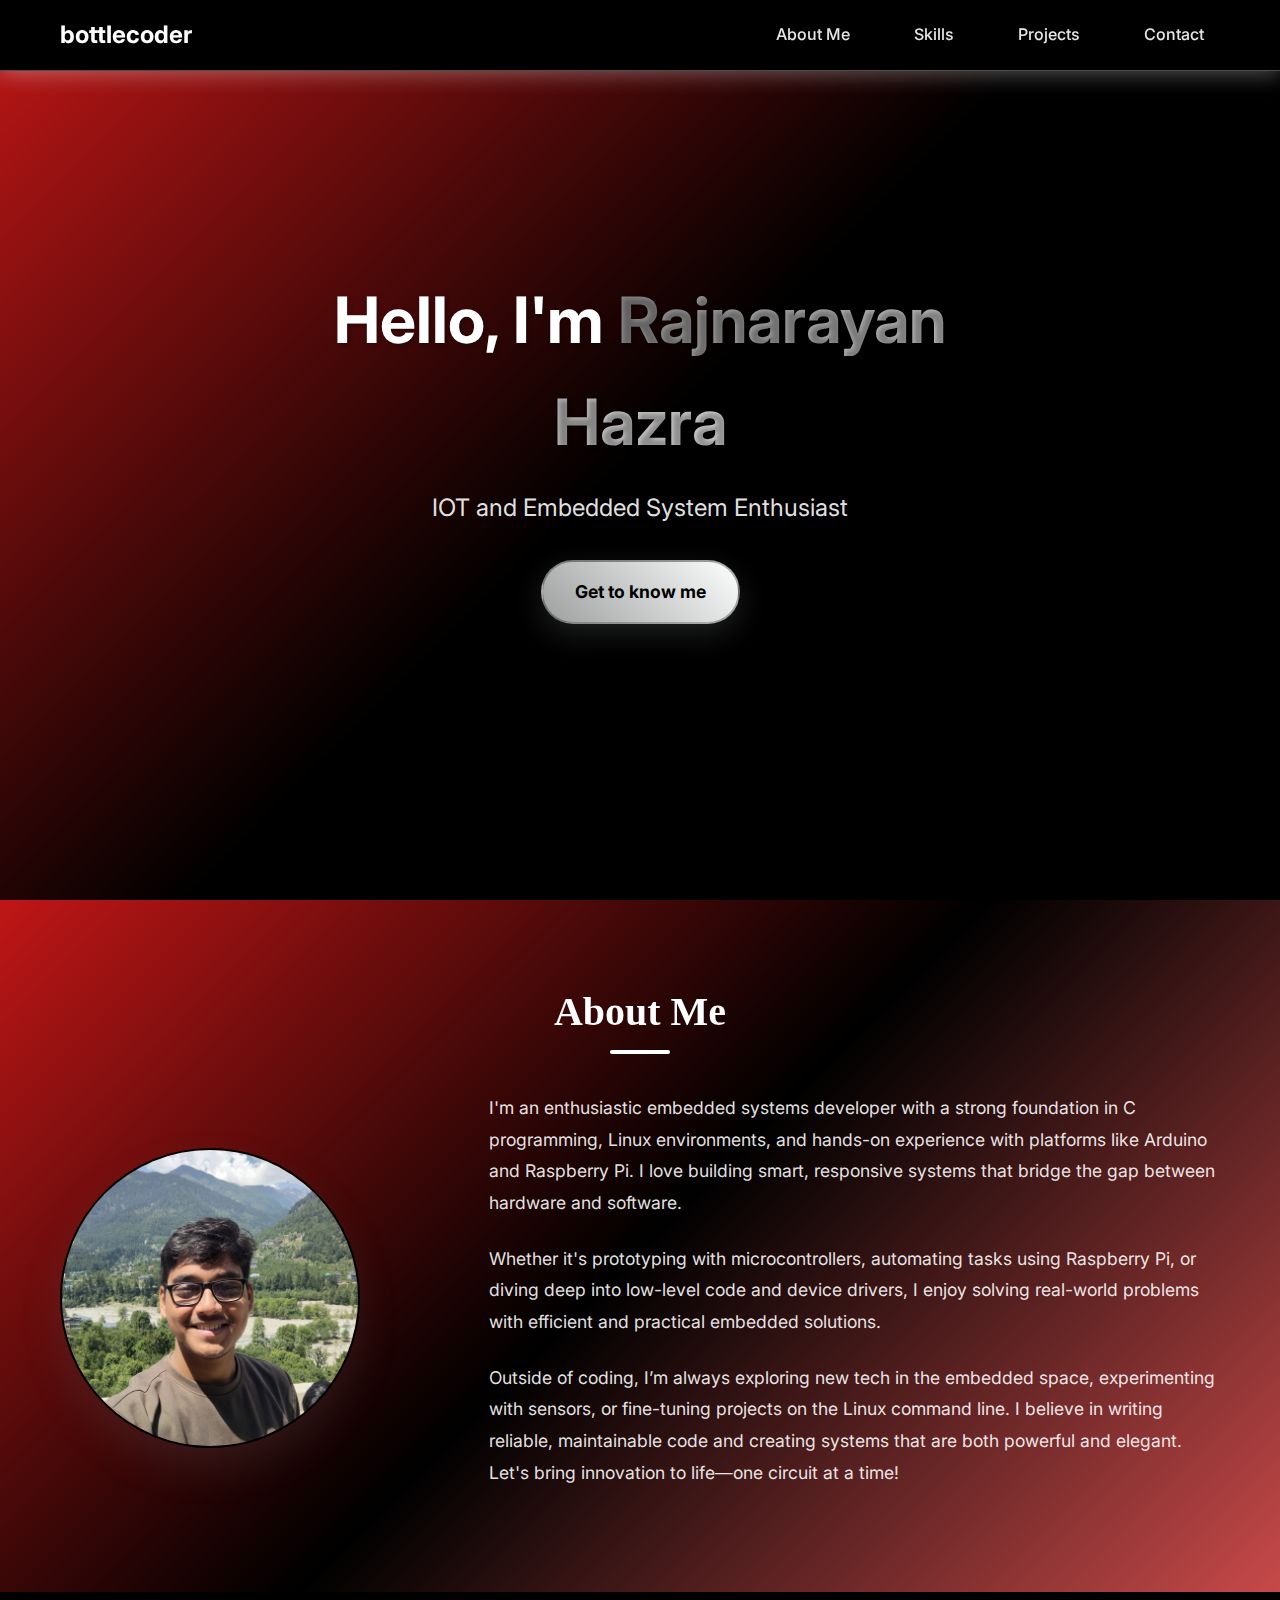
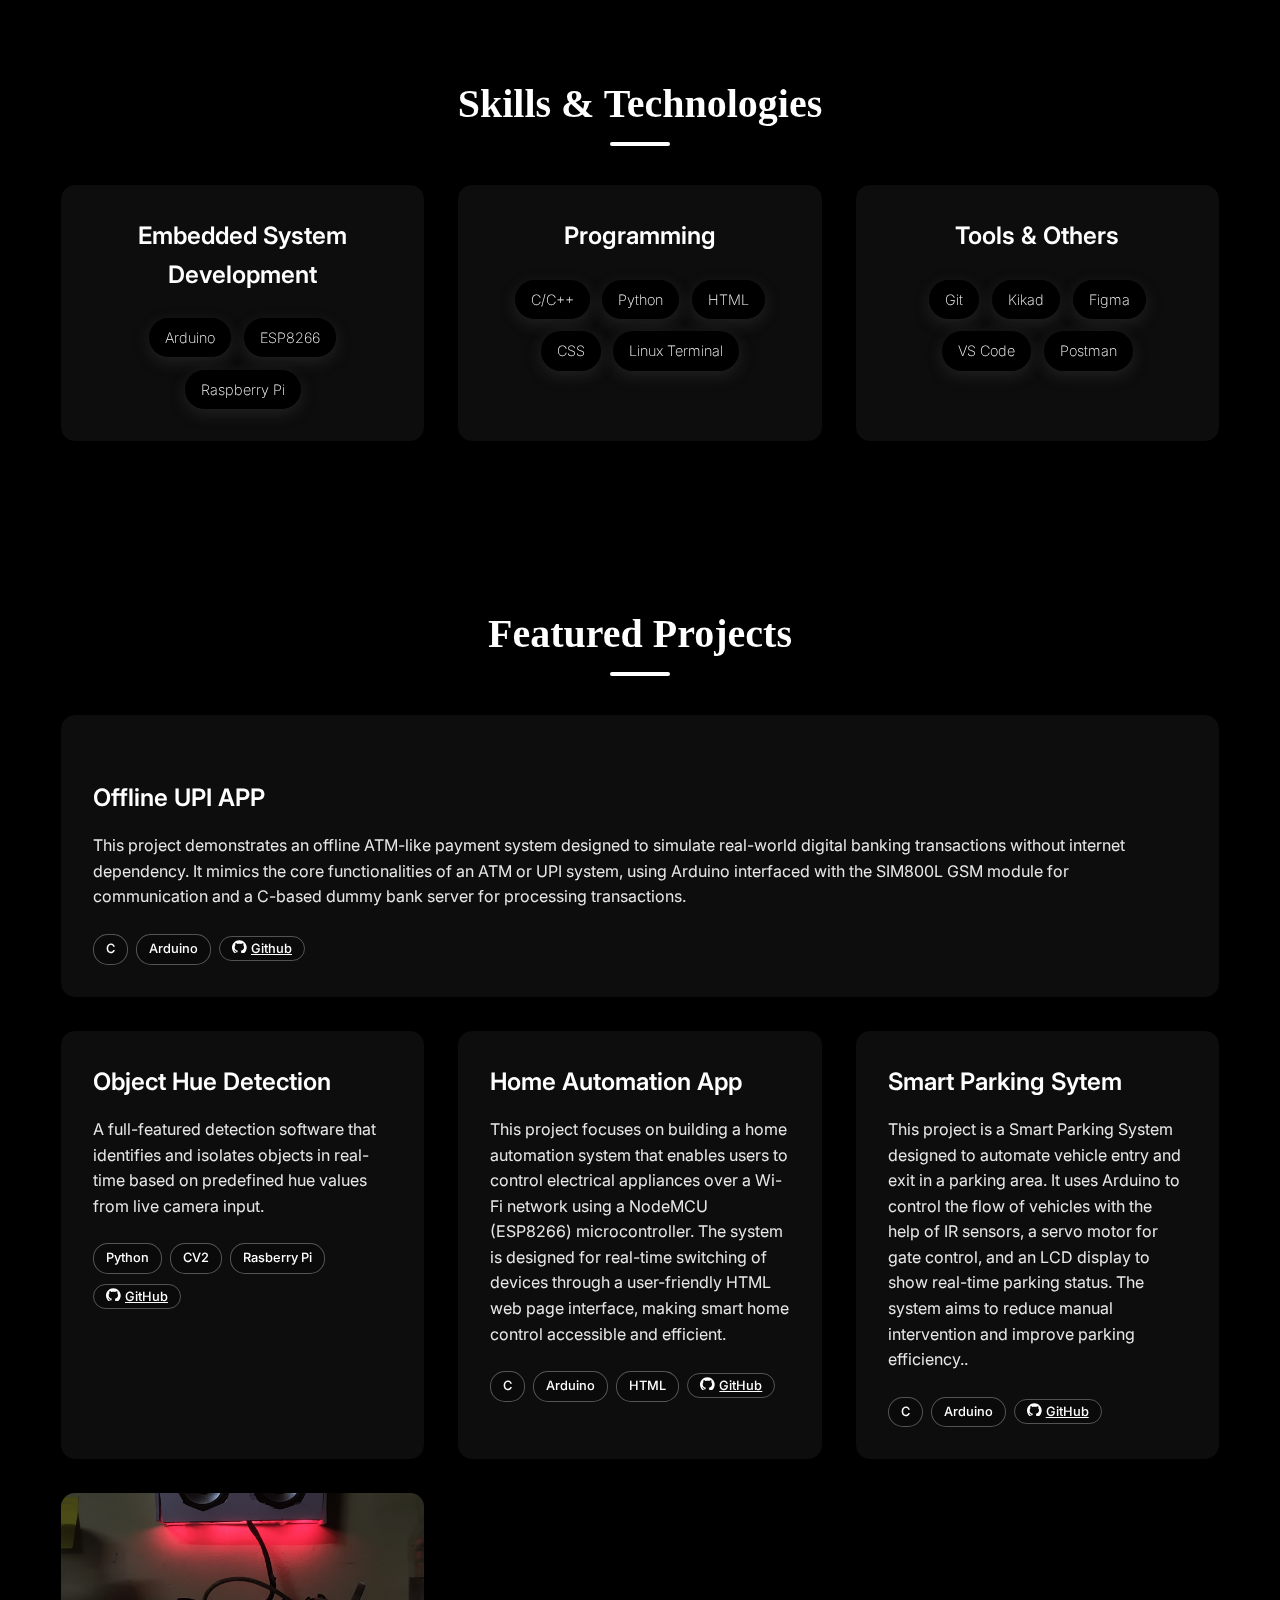
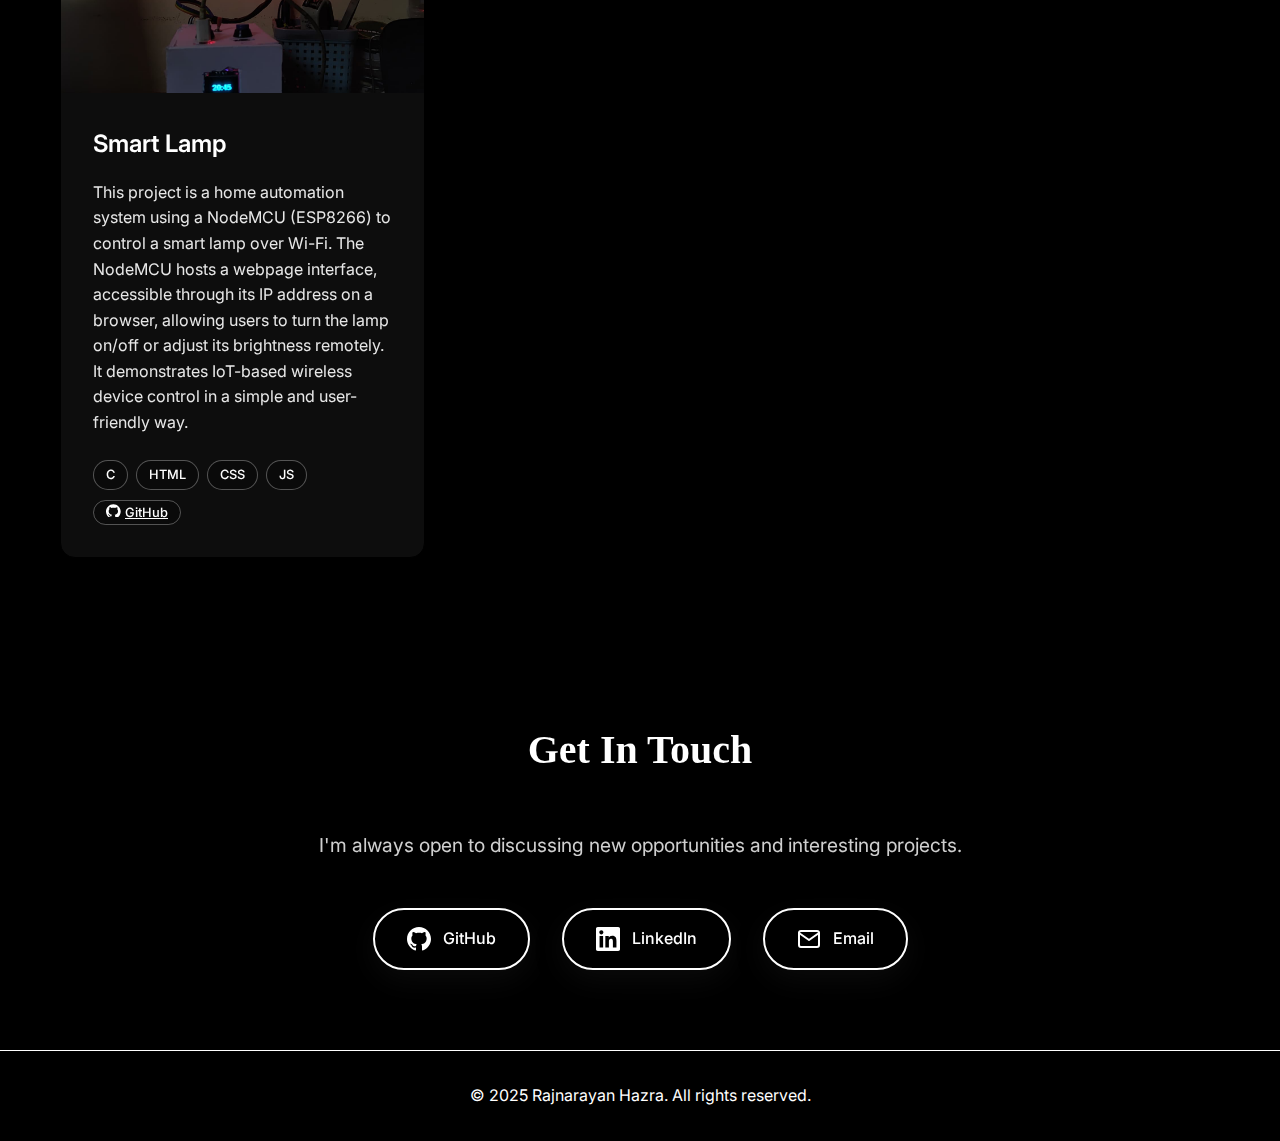
<file: index.html>
<!DOCTYPE html>
<html lang="en">

<head>
    <meta charset="UTF-8">
    <meta name="viewport" content="width=device-width, initial-scale=1.0">
    <title>Rajnarayan - Portfolio</title>
    <link rel="stylesheet" href="style.css">
    <link href="https://fonts.googleapis.com/css2?family=Inter:wght@300;400;500;600;700&display=swap" rel="stylesheet">
</head>

<body>
    <!-- Fixed Navigation -->
    <nav class="navbar">
        <div class="nav-container">
            <div class="nav-logo">
                <a href="#home">bottlecoder</a>
            </div>
            <ul class="nav-menu">
                <li><a href="#about" class="nav-link">About Me</a></li>
                <li><a href="#skills" class="nav-link">Skills</a></li>
                <!-- <li><a href="#experience" class="nav-link">Work Experience</a></li> -->
                <li><a href="#projects" class="nav-link">Projects</a></li>
                <li><a href="#contact" class="nav-link">Contact</a></li>
            </ul>
        </div>
    </nav>

    <!-- Hero Section -->
    <section id="home" class="hero">
        <!-- Floating Icons -->

        <div class="hero-content">
            <h1>Hello, I'm <span class="highlight">Rajnarayan Hazra</span></h1>
            <p class="hero-subtitle">IOT and Embedded System Enthusiast</p>
            <a href="#about" class="cta-button">Get to know me</a>
        </div>
    </section>

    <!-- About Me Section -->
    <section id="about" class="about">
        <div class="container">
            <h2 class="section-title">About Me</h2>
            <div class="about-content">
                <div class="about-image">
                    <img src="/self.jpg" alt="Profile Picture" class="profile-img">
                </div>
                <div class="about-text">
                    <p>I'm an enthusiastic embedded systems developer with a strong foundation in C programming, Linux
                        environments, and hands-on experience with platforms like Arduino and Raspberry Pi. I love
                        building smart, responsive systems that bridge the gap between hardware and software.</p>
                    <p>Whether it's prototyping with microcontrollers, automating tasks using Raspberry Pi, or diving
                        deep into low-level code and device drivers, I enjoy solving real-world problems with efficient
                        and practical embedded solutions.</p>
                    <p>Outside of coding, I’m always exploring new tech in the embedded space, experimenting with
                        sensors, or fine-tuning projects on the Linux command line. I believe in writing reliable,
                        maintainable code and creating systems that are both powerful and elegant. Let's bring
                        innovation to life—one circuit at a time!</p>
                </div>
            </div>
        </div>
    </section>

    <!-- Skills Section -->
    <section id="skills" class="skills">
        <div class="container">
            <h2 class="section-title">Skills & Technologies</h2>
            <div class="skills-grid">
                <div class="skill-card">
                    <h3>Embedded System Development</h3>
                    <div class="skill-tags">
                        <span class="skill-tag">Arduino</span>
                        <span class="skill-tag">ESP8266</span>
                        <span class="skill-tag">Raspberry Pi</span>
                    </div>
                </div>
                <div class="skill-card">
                    <h3>Programming</h3>
                    <div class="skill-tags">
                        <span class="skill-tag">C/C++</span>
                        <span class="skill-tag">Python</span>
                        <span class="skill-tag">HTML</span>
                        <span class="skill-tag">CSS</span>
                        <span class="skill-tag">Linux Terminal</span>
                    </div>
                </div>
                <div class="skill-card">
                    <h3>Tools & Others</h3>
                    <div class="skill-tags">
                        <span class="skill-tag">Git</span>
                        <span class="skill-tag">Kikad</span>
                        <span class="skill-tag">Figma</span>
                        <span class="skill-tag">VS Code</span>
                        <span class="skill-tag">Postman</span>
                    </div>
                </div>
            </div>
        </div>
    </section>

    <!-- Work Experience Section
    <section id="experience" class="experience"> -->
    <!-- <div class="container">
            <h2 class="section-title">Work Experience</h2>
            <div class="timeline">
                <div class="timeline-item">
                    <div class="timeline-dot"></div>
                    <div class="timeline-content">
                        <h3>Senior Frontend Developer</h3>
                        <p class="company">Tech Solutions Inc.</p>
                        <p class="duration">Jan 2022 - Present</p>
                        <ul class="responsibilities">
                            <li>Led development of responsive web applications using React and TypeScript</li>
                            <li>Collaborated with UX/UI designers to implement pixel-perfect designs</li>
                            <li>Mentored junior developers and conducted code reviews</li>
                            <li>Improved application performance by 40% through optimization techniques</li>
                        </ul>
                    </div>
                </div>
                <div class="timeline-item">
                    <div class="timeline-dot"></div>
                    <div class="timeline-content">
                        <h3>Full Stack Developer</h3>
                        <p class="company">Digital Agency Co.</p>
                        <p class="duration">Jun 2020 - Dec 2021</p>
                        <ul class="responsibilities">
                            <li>Developed and maintained client websites using modern web technologies</li>
                            <li>Built RESTful APIs and integrated third-party services</li>
                            <li>Implemented responsive designs and ensured cross-browser compatibility</li>
                            <li>Worked closely with clients to understand requirements and deliver solutions</li>
                        </ul>
                    </div>
                </div>
                <div class="timeline-item">
                    <div class="timeline-dot"></div>
                    <div class="timeline-content">
                        <h3>Junior Web Developer</h3>
                        <p class="company">StartUp Ventures</p>
                        <p class="duration">Sep 2019 - May 2020</p>
                        <ul class="responsibilities">
                            <li>Assisted in developing web applications using HTML, CSS, and JavaScript</li>
                            <li>Participated in agile development processes and daily standups</li>
                            <li>Fixed bugs and implemented minor features under senior guidance</li>
                            <li>Learned best practices for version control and collaborative development</li>
                        </ul>
                    </div>
                </div>
            </div>
        </div>
    </section> -->

    <!-- Projects Section -->
    <section id="projects" class="projects">
        <div class="container">
            <h2 class="section-title">Featured Projects</h2>
            <div class="project-card">
                <div class="projects-grid">
                    <div class="project-content">
                        <h3>Offline UPI APP</h3>
                        <p>This project demonstrates an offline ATM-like payment system designed to simulate real-world
                            digital banking transactions without internet dependency. It mimics the core functionalities
                            of
                            an ATM or UPI system, using Arduino interfaced with the SIM800L GSM module for communication
                            and
                            a C-based dummy bank server for processing transactions.</p>
                        <div class="project-tech">
                            <span class="tech-tag">C</span>
                            <span class="tech-tag">Arduino</span>
                            <span><a class="tech-tag" <a href="https://github.com/bottlecoder-raj/OFFLINE-UPI-APP-"
                                    target="_blank"> <svg padding="10px 10px" width="19" height="19"
                                        viewBox="0 -4 31 19" fill="currentColor">
                                        <path
                                            d="M12 0c-6.626 0-12 5.373-12 12 0 5.302 3.438 9.8 8.207 11.387.599.111.793-.261.793-.577v-2.234c-3.338.726-4.033-1.416-4.033-1.416-.546-1.387-1.333-1.756-1.333-1.756-1.089-.745.083-.729.083-.729 1.205.084 1.839 1.237 1.839 1.237 1.07 1.834 2.807 1.304 3.492.997.107-.775.418-1.305.762-1.604-2.665-.305-5.467-1.334-5.467-5.931 0-1.311.469-2.381 1.236-3.221-.124-.303-.535-1.524.117-3.176 0 0 1.008-.322 3.301 1.23.957-.266 1.983-.399 3.003-.404 1.02.005 2.047.138 3.006.404 2.291-1.552 3.297-1.23 3.297-1.23.653 1.653.242 2.874.118 3.176.77.84 1.235 1.911 1.235 3.221 0 4.609-2.807 5.624-5.479 5.921.43.372.823 1.102.823 2.222v3.293c0 .319.192.694.801.576 4.765-1.589 8.199-6.086 8.199-11.386 0-6.627-5.373-12-12-12z" />
                                    </svg>Github</a></span>
                        </div>
                    </div>
                </div>

            </div>
            <div class="projects-grid">
                <div class="project-card">
                    <div class="project-content">
                        <h3>Object Hue Detection</h3>
                        <p>A full-featured detection software that identifies and isolates objects in real-time based on
                            predefined hue values from live camera input.
                        </p>
                        <div class="project-tech">
                            <span class="tech-tag">Python</span>
                            <span class="tech-tag">CV2</span>
                            <span class="tech-tag">Rasberry Pi</span>
                            <span><a class="tech-tag"
                                    href="https://github.com/bottlecoder-raj/RASPI-PRO/blob/main/pi_cam/HSVC_trackbar.py"
                                    target="_blank"><svg padding="10px 10px" width="19" height="19" viewBox="0 -4 31 19"
                                        fill="currentColor">
                                        <path
                                            d="M12 0c-6.626 0-12 5.373-12 12 0 5.302 3.438 9.8 8.207 11.387.599.111.793-.261.793-.577v-2.234c-3.338.726-4.033-1.416-4.033-1.416-.546-1.387-1.333-1.756-1.333-1.756-1.089-.745.083-.729.083-.729 1.205.084 1.839 1.237 1.839 1.237 1.07 1.834 2.807 1.304 3.492.997.107-.775.418-1.305.762-1.604-2.665-.305-5.467-1.334-5.467-5.931 0-1.311.469-2.381 1.236-3.221-.124-.303-.535-1.524.117-3.176 0 0 1.008-.322 3.301 1.23.957-.266 1.983-.399 3.003-.404 1.02.005 2.047.138 3.006.404 2.291-1.552 3.297-1.23 3.297-1.23.653 1.653.242 2.874.118 3.176.77.84 1.235 1.911 1.235 3.221 0 4.609-2.807 5.624-5.479 5.921.43.372.823 1.102.823 2.222v3.293c0 .319.192.694.801.576 4.765-1.589 8.199-6.086 8.199-11.386 0-6.627-5.373-12-12-12z" />
                                    </svg>GitHub</a></span>
                        </div>
                    </div>
                </div>

                <div class="project-card">
                    <div class="project-content">
                        <h3>Home Automation App</h3>
                        <p>This project focuses on building a home automation system that enables users to control
                            electrical appliances over a Wi-Fi network using a NodeMCU (ESP8266) microcontroller. The
                            system is designed for real-time switching of devices through a user-friendly HTML web page
                            interface, making smart home control accessible and efficient.</p>
                        <div class="project-tech">
                            <span class="tech-tag">C</span>
                            <span class="tech-tag">Arduino</span>
                            <span class="tech-tag">HTML</span>
                            <span><a class="tech-tag"
                                    href="https://github.com/bottlecoder-raj/ARDUINO-ESP8266/tree/main/Home%20automation%20app"
                                    target="_blank"><svg padding="10px 10px" width="19" height="19" viewBox="0 -4 31 19"
                                        fill="currentColor">
                                        <path
                                            d="M12 0c-6.626 0-12 5.373-12 12 0 5.302 3.438 9.8 8.207 11.387.599.111.793-.261.793-.577v-2.234c-3.338.726-4.033-1.416-4.033-1.416-.546-1.387-1.333-1.756-1.333-1.756-1.089-.745.083-.729.083-.729 1.205.084 1.839 1.237 1.839 1.237 1.07 1.834 2.807 1.304 3.492.997.107-.775.418-1.305.762-1.604-2.665-.305-5.467-1.334-5.467-5.931 0-1.311.469-2.381 1.236-3.221-.124-.303-.535-1.524.117-3.176 0 0 1.008-.322 3.301 1.23.957-.266 1.983-.399 3.003-.404 1.02.005 2.047.138 3.006.404 2.291-1.552 3.297-1.23 3.297-1.23.653 1.653.242 2.874.118 3.176.77.84 1.235 1.911 1.235 3.221 0 4.609-2.807 5.624-5.479 5.921.43.372.823 1.102.823 2.222v3.293c0 .319.192.694.801.576 4.765-1.589 8.199-6.086 8.199-11.386 0-6.627-5.373-12-12-12z" />
                                    </svg>GitHub</a></span>
                        </div>
                    </div>
                </div>
                <div class="project-card">
                    <div class="project-content">
                        <h3>Smart Parking Sytem</h3>
                        <p>This project is a Smart Parking System designed to automate vehicle entry and exit in a
                            parking area. It uses Arduino to control the flow of vehicles with the help of IR sensors, a
                            servo motor for gate control, and an LCD display to show real-time parking status. The
                            system aims to reduce manual intervention and improve parking efficiency..</p>
                        <div class="project-tech">
                            <span class="tech-tag">C</span>
                            <span class="tech-tag">Arduino</span>
                            <span><a class="tech-tag"
                                    href="https://github.com/bottlecoder-raj/ARDUINO-ESP8266/tree/main/CAR%20PARKING%20SYSTEM"
                                    target="_blank"><svg padding="10px 10px" width="19" height="19" viewBox="0 -4 31 19"
                                        fill="currentColor">
                                        <path
                                            d="M12 0c-6.626 0-12 5.373-12 12 0 5.302 3.438 9.8 8.207 11.387.599.111.793-.261.793-.577v-2.234c-3.338.726-4.033-1.416-4.033-1.416-.546-1.387-1.333-1.756-1.333-1.756-1.089-.745.083-.729.083-.729 1.205.084 1.839 1.237 1.839 1.237 1.07 1.834 2.807 1.304 3.492.997.107-.775.418-1.305.762-1.604-2.665-.305-5.467-1.334-5.467-5.931 0-1.311.469-2.381 1.236-3.221-.124-.303-.535-1.524.117-3.176 0 0 1.008-.322 3.301 1.23.957-.266 1.983-.399 3.003-.404 1.02.005 2.047.138 3.006.404 2.291-1.552 3.297-1.23 3.297-1.23.653 1.653.242 2.874.118 3.176.77.84 1.235 1.911 1.235 3.221 0 4.609-2.807 5.624-5.479 5.921.43.372.823 1.102.823 2.222v3.293c0 .319.192.694.801.576 4.765-1.589 8.199-6.086 8.199-11.386 0-6.627-5.373-12-12-12z" />
                                    </svg>GitHub</a></span>
                        </div>
                    </div>
                </div>
                <div class="project-card">
                    <!-- Image Section -->
                    <div class="project-image">
                        <img src="/smartlamp.jpg" alt="Smart Lamp Project">
                    </div>
                    <div class="project-content">
                        <h3>Smart Lamp</h3>
                        <p>This project is a home automation system using a NodeMCU (ESP8266) to control a smart lamp
                            over Wi-Fi. The NodeMCU hosts a webpage interface, accessible through its IP address on a
                            browser, allowing users to turn the lamp on/off or adjust its brightness remotely. It
                            demonstrates IoT-based wireless device control in a simple and user-friendly way.</p>
                        <div class="project-tech">
                            <span class="tech-tag">C</span>
                            <span class="tech-tag">HTML</span>
                            <span class="tech-tag">CSS</span>
                            <span class="tech-tag">JS</span>

                            <span><a class="tech-tag"
                                    href="https://github.com/bottlecoder-raj/ARDUINO-ESP8266-MINI/tree/main/Smart%20Lamp%2BSpeaker"
                                    target="_blank"><svg padding="10px 10px" width="19" height="19" viewBox="0 -4 31 19"
                                        fill="currentColor">
                                        <path
                                            d="M12 0c-6.626 0-12 5.373-12 12 0 5.302 3.438 9.8 8.207 11.387.599.111.793-.261.793-.577v-2.234c-3.338.726-4.033-1.416-4.033-1.416-.546-1.387-1.333-1.756-1.333-1.756-1.089-.745.083-.729.083-.729 1.205.084 1.839 1.237 1.839 1.237 1.07 1.834 2.807 1.304 3.492.997.107-.775.418-1.305.762-1.604-2.665-.305-5.467-1.334-5.467-5.931 0-1.311.469-2.381 1.236-3.221-.124-.303-.535-1.524.117-3.176 0 0 1.008-.322 3.301 1.23.957-.266 1.983-.399 3.003-.404 1.02.005 2.047.138 3.006.404 2.291-1.552 3.297-1.23 3.297-1.23.653 1.653.242 2.874.118 3.176.77.84 1.235 1.911 1.235 3.221 0 4.609-2.807 5.624-5.479 5.921.43.372.823 1.102.823 2.222v3.293c0 .319.192.694.801.576 4.765-1.589 8.199-6.086 8.199-11.386 0-6.627-5.373-12-12-12z" />
                                    </svg>GitHub</a></span>
                        </div>
                    </div>
                </div>
            </div>
        </div>
    </section>

    <!-- Contact Section -->
    <section id="contact" class="contact">
        <div class="container">
            <h2 class="section-title">Get In Touch</h2>
            <p class="contact-subtitle">I'm always open to discussing new opportunities and interesting projects.</p>
            <div class="contact-links">
                <a href="https://github.com/bottlecoder-raj" class="contact-link" target="_blank"
                    rel="noopener noreferrer">
                    <svg width="24" height="24" viewBox="0 0 24 24" fill="currentColor">
                        <path
                            d="M12 0c-6.626 0-12 5.373-12 12 0 5.302 3.438 9.8 8.207 11.387.599.111.793-.261.793-.577v-2.234c-3.338.726-4.033-1.416-4.033-1.416-.546-1.387-1.333-1.756-1.333-1.756-1.089-.745.083-.729.083-.729 1.205.084 1.839 1.237 1.839 1.237 1.07 1.834 2.807 1.304 3.492.997.107-.775.418-1.305.762-1.604-2.665-.305-5.467-1.334-5.467-5.931 0-1.311.469-2.381 1.236-3.221-.124-.303-.535-1.524.117-3.176 0 0 1.008-.322 3.301 1.23.957-.266 1.983-.399 3.003-.404 1.02.005 2.047.138 3.006.404 2.291-1.552 3.297-1.23 3.297-1.23.653 1.653.242 2.874.118 3.176.77.84 1.235 1.911 1.235 3.221 0 4.609-2.807 5.624-5.479 5.921.43.372.823 1.102.823 2.222v3.293c0 .319.192.694.801.576 4.765-1.589 8.199-6.086 8.199-11.386 0-6.627-5.373-12-12-12z" />
                    </svg>
                    <span>GitHub</span>
                </a>
                <a href="https://www.linkedin.com/in/rajnarayan-hazra-946328350/" class="contact-link" target="_blank"
                    rel="noopener noreferrer">
                    <svg width="24" height="24" viewBox="0 0 24 24" fill="currentColor">
                        <path
                            d="M20.447 20.452h-3.554v-5.569c0-1.328-.027-3.037-1.852-3.037-1.853 0-2.136 1.445-2.136 2.939v5.667H9.351V9h3.414v1.561h.046c.477-.9 1.637-1.85 3.37-1.85 3.601 0 4.267 2.37 4.267 5.455v6.286zM5.337 7.433c-1.144 0-2.063-.926-2.063-2.065 0-1.138.92-2.063 2.063-2.063 1.14 0 2.064.925 2.064 2.063 0 1.139-.925 2.065-2.064 2.065zm1.782 13.019H3.555V9h3.564v11.452zM22.225 0H1.771C.792 0 0 .774 0 1.729v20.542C0 23.227.792 24 1.771 24h20.451C23.2 24 24 23.227 24 22.271V1.729C24 .774 23.2 0 22.222 0h.003z" />
                    </svg>
                    <span>LinkedIn</span>
                </a>
                <a href="mailto:hazrarajnarayan55@gmail.com?subject=Hello!%20Let's%20connect" class="contact-link">
                    <svg width="24" height="24" viewBox="0 0 24 24" fill="none" stroke="currentColor" stroke-width="2"
                        stroke-linecap="round" stroke-linejoin="round">
                        <path d="M4 4h16c1.1 0 2 .9 2 2v12c0 1.1-.9 2-2 2H4c-1.1 0-2-.9-2-2V6c0-1.1.9-2 2-2z" />
                        <polyline points="22,6 12,13 2,6" />
                    </svg>
                    <span>Email</span>
                </a>
            </div>
        </div>
    </section>

    <!-- Footer -->
    <footer class="footer">
        <div class="container">
            <p>&copy; 2025 Rajnarayan Hazra. All rights reserved.</p>
        </div>
    </footer>
</body>

</html>
</file>
<file: style.css>
/* Reset and Base Styles */
* {
    margin: 0;
    padding: 0;
    box-sizing: border-box;
}

html {
    scroll-behavior: smooth;
}

body {
    font-family: 'Inter', sans-serif;
    line-height: 1.6;
    color: #333;
    background-color: #000000;
}

/* Navigation */
.navbar {
    position: fixed;
    top: 0;
    width: 100%;
    background: rgb(0, 0, 0);
    backdrop-filter: blur(15px);
    border-bottom: 1px solid rgba(255, 255, 255, 0.3);
    z-index: 1000;
    transition: all 0.3s ease;
    box-shadow: 0 4px 20px rgba(255, 255, 255, 0.3);
}

.nav-container {
    max-width: 1200px;
    margin: 0 auto;
    padding: 0 20px;
    display: flex;
    justify-content: space-between;
    align-items: center;
    height: 70px;
}

.nav-logo a {
    font-size: 1.5rem;
    font-weight: 700;
    color: #ffffff;
    text-decoration: none;
    transition: color 0.3s ease;
}

.nav-logo a:hover {
    color: #888888;
}

.nav-menu {
    display: flex;
    list-style: none;
    gap: 2rem;
}

.nav-link {
    text-decoration: none;
    color: rgba(255, 255, 255, 0.9);
    font-weight: 500;
    transition: all 0.3s ease;
    position: relative;
    padding: 0.5rem 1rem;
    border-radius: 5px;
}

.nav-link:hover {
    color: #b3b3b3;
    background: rgba(102, 101, 102, 0.1);
}

.nav-link::after {
    content: '';
    position: absolute;
    width: 0;
    height: 2px;
    bottom: -2px;
    left: 50%;
    background: linear-gradient(90deg, #ffffff, #646464);
    transition: all 0.3s ease;
    transform: translateX(-50%);
}

.nav-link:hover::after {
    width: 80%;
}

/* Hero Section */
.hero {
    min-height: 100vh;
    display: flex;
    align-items: center;
    justify-content: center;
    text-align: center;
    position: relative;
    overflow: hidden;
    background: linear-gradient(135deg, #c01616 0%, #000000 50%, #000000 100%);
}

.hero::before {
    content: '';
    position: absolute;
    top: 0;
    left: 0;
    right: 0;
    bottom: 0;
   
}

@keyframes float {
    0%, 100% { transform: translateY(0px) rotate(0deg); }
    50% { transform: translateY(-20px) rotate(180deg); }
}

.hero-content {
    position: relative;
    z-index: 2;
    max-width: 800px;
    padding: 2rem;
}

.hero h1 {
    font-size: 4rem;
    font-weight: 700;
    margin-bottom: 1rem;
    color: rgb(255, 255, 255);
    text-shadow: 2px 2px 4px rgba(0, 0, 0, 0.3);
    animation: slideInUp 1s ease-out;
}

.highlight {
    background: linear-gradient(135deg, #868585 0%, #ffffff 50%, #000000 100%);
    background-size: 300% 300%;
    -webkit-background-clip: text;
    -webkit-text-fill-color: transparent;
    background-clip: text;
    animation: gradientShift 3s ease-in-out infinite;
}

@keyframes gradientShift {
    0%, 100% { background-position: 0% 50%; }
    50% { background-position: 100% 50%; }
}

@keyframes slideInUp {
    from {
        opacity: 0;
        transform: translateY(50px);
    }
    to {
        opacity: 1;
        transform: translateY(0);
    }
}

.hero-subtitle {
    font-size: 1.5rem;
    color: rgba(255, 255, 255, 0.9);
    margin-bottom: 2rem;
    animation: slideInUp 1s ease-out 0.3s both;
}

.cta-button {
    display: inline-block;
    background: linear-gradient(45deg, #9d9e9e, #fdffff);
    color: black;
    padding: 1rem 2rem;
    text-decoration: none;
    border-radius: 50px;
    font-weight: 700;
    font-size: 1.1rem;
    transition: all 0.3s ease;
    box-shadow: 0 10px 30px rgba(101, 103, 104, 0.3);
    animation: slideInUp 1s ease-out 0.6s both;
    position: relative;
    overflow: hidden;
    border: 2px solid rgba(0, 0, 0, 0.3);
}

.cta-button::before {
    content: '';
    position: absolute;
    top: 0;
    left: -100%;
    width: 100%;
    height: 100%;
    background: linear-gradient(90deg, transparent, rgba(255, 255, 255, 0.2), transparent);
    transition: left 0.5s;
}

.cta-button:hover::before {
    left: 100%;
}

.cta-button:hover {
    transform: translateY(-3px);  
    box-shadow: 0 15px 40px rgba(41, 41, 41, 0.4);
    border-color: rgba(0, 0, 0, 0.6);
}

/* Floating Icons */
.floating-icons {
    position: absolute;
    top: 0;
    left: 0;
    width: 100%;
    height: 100%;
    pointer-events: none;
    z-index: 1;
}

.floating-icon {
    position: absolute;
    font-size: 2.5rem;
    animation: floatIcon 6s ease-in-out infinite;
    filter: drop-shadow(0 0 10px rgba(130, 132, 133, 0.5));
}

.floating-icon:nth-child(1) {
    top: 20%;
    left: 10%;
    animation-delay: 0s;
    color: #000000;
}

.floating-icon:nth-child(2) {
    top: 60%;
    right: 15%;
    animation-delay: 2s;
    color: #ffffff;
}

.floating-icon:nth-child(3) {
    bottom: 30%;
    left: 20%;
    animation-delay: 4s;
    color: #fdffff;
}

.floating-icon:nth-child(4) {
    top: 40%;
    right: 30%;
    animation-delay: 1s;
    color: #ffffff;
}

.floating-icon:nth-child(5) {
    bottom: 20%;
    right: 10%;
    animation-delay: 3s;
    color: #ffffff;
}

@keyframes floatIcon {
    0%, 100% {
        transform: translateY(0px) rotate(0deg);
        opacity: 0.7;
    }
    50% {
        transform: translateY(-30px) rotate(180deg);
        opacity: 1;
    }
}

/* Container */
.container {
    max-width: 1200px;
    margin: 0 auto;
    padding: 0 20px;
}

/* Section Styles */
section {
    padding: 80px 0;
}

/* Section Title Gradient */
.section-title {
    font-size: 2.5rem;
    font-family: cursive;
    font-weight: 700;
    text-align: center;
    margin-bottom: 3rem;
    color: #ffffff;
    position: relative;
    background: linear-gradient(90deg, #ffffff, #ffffff, #ffffff, #ffffff);
    background-size: 200% 200%;
    -webkit-background-clip: text;
    -webkit-text-fill-color: transparent;
    background-clip: text;
    animation: gradientShift 4s ease-in-out infinite;
}

@keyframes gradientShift {
    0%, 100% { background-position: 0% 50%; }
    50% { background-position: 100% 50%; }
}

.section-title::after {
    content: '';
    position: absolute;
    width: 60px;
    height: 4px;
    background: linear-gradient(90deg, #ffffff, #ffffff, #ffffff, #ffffff);
    bottom: -10px;
    left: 50%;
    transform: translateX(-50%);
    border-radius: 2px;
}

/* Remove angled/gradient overlays from all sections */
.about::before,
.skills::before,
.experience::before,
.projects::before,
.contact::before {
    display: none !important;
    content: none !important;
}

/* About Section */
.about {
  background: linear-gradient(135deg, #c01616 0%, #000000 50%, #c74949 100%);
    color: white;
    position: relative;
}

.about-content {
    display: grid;
    grid-template-columns: 1fr 2fr;
    gap: 4rem;
    align-items: center;
    margin-top: 2rem;
}

.profile-img {
    width: 300px;
    height: 300px;
    border-radius: 50%;
    object-fit: cover;
    border: 2px solid #000000;
    box-shadow: 0 20px 40px rgba(100, 99, 99, 0.2);
    transition: transform 0.3s ease, box-shadow 0.3s ease;
}

.profile-img:hover {
    transform: scale(1.05);
    box-shadow: 0 25px 50px rgba(200, 202, 202, 0.3);
}

.about-text p {
    font-size: 1.1rem;
    margin-bottom: 1.5rem;
    color: rgba(255, 255, 255, 0.9);
    line-height: 1.8;
}

/* Skills Section */
.skills {
    background: linear-gradient(135deg, #000000 0%, #000000 100%);
    color: white;
    position: relative;
}

.skills-grid {
    display: grid;
    grid-template-columns: repeat(auto-fit, minmax(300px, 1fr));
    gap: 2rem;
    margin-top: 2rem;
}

.skill-card {
    background: rgba(255, 255, 255, 0.05);
    padding: 2rem;
    border-radius: 15px;
    box-shadow: 0 10px 30px rgba(0, 0, 0, 0.3);
    transition: transform 0.3s ease, box-shadow 0.3s ease;
    border: 1px solid rgb(0, 0, 0);
    backdrop-filter: blur(10px);
}

.skill-card:hover {
    transform: translateY(-10px);
    box-shadow: 0 20px 40px rgba(99, 98, 98, 0.2);
    border-color: rgba(0, 0, 0, 0.4);
}

.skill-card h3 {
    font-size: 1.5rem;
    font-weight: 600;
    margin-bottom: 1.5rem;
    color: #ffffff;
    text-align: center;
}

.skill-tags {
    display: flex;
    flex-wrap: wrap;
    gap: 0.8rem;
    justify-content: center;
}

.skill-tag {
    background: linear-gradient(45deg, #000000, #000000);
    color: rgb(255, 255, 255);
    padding: 0.5rem 1rem;
    border-radius: 25px;
    font-size: 0.9rem;
    font-weight: 200;
    transition: transform 0.3s ease;
    box-shadow: 0 5px 15px rgba(66, 66, 66, 0.377);
}

.skill-tag:hover {
    transform: scale(1.1);
    box-shadow: 0 8px 20px rgba(228, 231, 231, 0.568);
}

/* Experience Section */
.experience {
    background: linear-gradient(135deg, #000000 0%, #000000 100%);
    color: rgb(0, 0, 0);
    position: relative;
}

.timeline {
    position: relative;
    max-width: 800px;
    margin: 0 auto;
}

.timeline::before {
    content: '';
    position: absolute;
    left: 30px;
    top: 0;
    bottom: 0;
    width: 3px;
    background: linear-gradient(180deg, #00d4ff, #0099cc, #00ff88);
}

.timeline-item {
    position: relative;
    margin-bottom: 3rem;
    padding-left: 80px;
}

.timeline-dot {
    position: absolute;
    left: 21px;
    top: 0;
    width: 20px;
    height: 20px;
    background: linear-gradient(45deg, #00d4ff, #0099cc);
    border-radius: 50%;
    border: 4px solid #1a1a2e;
    box-shadow: 0 0 0 4px rgba(0, 212, 255, 0.3);
}

.timeline-content {
    background: rgba(255, 255, 255, 0.05);
    padding: 2rem;
    border-radius: 15px;
    box-shadow: 0 10px 30px rgba(0, 0, 0, 0.3);
    border: 1px solid rgba(0, 212, 255, 0.2);
    backdrop-filter: blur(10px);
    transition: transform 0.3s ease;
}

.timeline-content:hover {
    transform: translateY(-5px);
    border-color: rgba(0, 212, 255, 0.4);
    box-shadow: 0 15px 40px rgba(0, 212, 255, 0.2);
}

.timeline-content h3 {
    font-size: 1.5rem;
    font-weight: 600;
    color: #00d4ff;
    margin-bottom: 0.5rem;
}

.company {
    font-size: 1.1rem;
    color: #00ff88;
    font-weight: 500;
    margin-bottom: 0.5rem;
}

.duration {
    color: rgba(255, 255, 255, 0.7);
    font-size: 0.9rem;
    margin-bottom: 1rem;
}

.responsibilities {
    list-style: none;
    padding-left: 0;
}

.responsibilities li {
    position: relative;
    padding-left: 1.5rem;
    margin-bottom: 0.5rem;
    color: rgba(255, 255, 255, 0.9);
}

.responsibilities li::before {
    content: '▸';
    position: absolute;
    left: 0;
    color: #00d4ff;
    font-weight: bold;
}

/* Projects Section */
.projects {
    background: linear-gradient(135deg, #000000 0%, #000000 100%);
    color: white;
    position: relative;
}

.projects-grid {
    display: grid;
    grid-template-columns: repeat(auto-fit, minmax(350px, 1fr));
    gap: 2rem;
    margin-top: 2rem;
}

.project-card {
    background: rgba(255, 255, 255, 0.05);
    border-radius: 15px;
    overflow: hidden;
    box-shadow: 0 10px 30px rgba(0, 0, 0, 0.3);
    transition: transform 0.3s ease, box-shadow 0.3s ease;
    border: 1px solid rgb(0, 0, 0);
    backdrop-filter: blur(10px);
}

.project-card:hover {
    transform: translateY(-10px);
    box-shadow: 0 20px 40px rgba(93, 93, 94, 0.2);
    border-color: rgba(0, 0, 0, 0.4);
}

.project-image {
    height: 200px;
    overflow: hidden;
    position: relative;
}

.project-image img {
    width: 100%;
    height: 100%;
    object-fit: cover;
    transition: transform 0.3s ease;
}

.project-card:hover .project-image img {
    transform: scale(1.1);
}

.project-content {
    padding: 2rem;
}

.project-content h3 {
    font-size: 1.5rem;
    font-weight: 600;
    color: #ffffff;
    margin-bottom: 1rem;
}

.project-content p {
    color: rgba(255, 255, 255, 0.9);
    margin-bottom: 1.5rem;
    line-height: 1.6;
}

.project-tech {
    display: flex;
    flex-wrap: wrap;
    gap: 0.5rem;
}

.tech-tag {
    background: rgba(0, 0, 0, 0.2);
    color: #ffffff;
    padding: 0.25rem 0.75rem;
    border-radius: 15px;
    font-size: 0.8rem;
    font-weight: 500;
    border: 1px solid rgba(255, 255, 255, 0.3);
    transition: all 0.3s ease;
}

.tech-tag:hover {
    background: rgba(255, 255, 255, 0.3);
    border-color: rgba(0, 0, 0, 0.5);
    transform: scale(1.05);
}

/* Contact Section */
.contact {
    background: linear-gradient(135deg, #000000 0%, #000000 100%);
    color: rgb(0, 0, 0);
    text-align: center;
    position: relative;
}

.contact .section-title {
    color: white;
}

.contact .section-title::after {
    background: linear-gradient(90deg, #000000, #000000);
}

.contact-subtitle {
    font-size: 1.2rem;
    margin-bottom: 3rem;
    opacity: 0.9;
    color: rgba(255, 255, 255, 0.9);
}

.contact-links {
    display: flex;
    justify-content: center;
    gap: 2rem;
    flex-wrap: wrap;
    margin-top: 2rem;
}

.contact-link {
    display: flex;
    align-items: center;
    gap: 0.75rem;
    padding: 1rem 2rem;
    background: rgba(0, 0, 0, 0.1);
    border: 2px solid rgb(255, 255, 255);
    border-radius: 50px;
    color: #ffffff;
    text-decoration: none;
    font-weight: 500;
    transition: all 0.3s ease;
    backdrop-filter: blur(10px);
    box-shadow: 0 10px 30px rgba(56, 55, 55, 0.2);
}

.contact-link:hover {
    background: rgba(0, 0, 0, 0.2);
    border-color: rgb(255, 255, 255);
    transform: translateY(-3px);
    box-shadow: 0 15px 40px rgb(255, 255, 255);
    color: white;
}

.contact-link svg {
    width: 24px;
    height: 24px;
}

/* Footer */
.footer {
    background: linear-gradient(135deg, #000000 0%, #000000 100%);
    color: white;   
    text-align: center;
    padding: 2rem 0;
    border-top: 1px solid rgb(255, 255, 255);
}

/* Responsive Design */
@media (max-width: 768px) {
    .nav-menu {
        display: none;
    }
    
    .hero-content h1 {
        font-size: 2.5rem;
    }
    
    .hero-subtitle {
        font-size: 1.1rem;
    }
    
    .about-content {
        grid-template-columns: 1fr;
        text-align: center;
        gap: 2rem;
    }
    
    .profile-img {
        width: 250px;
        height: 250px;
    }
    
    .skills-grid {
        grid-template-columns: 1fr;
    }
    
    .timeline::before {
        left: 20px;
    }
    
    .timeline-item {
        padding-left: 60px;
    }
    
    .timeline-dot {
        left: 11px;
    }
    
    .projects-grid {
        grid-template-columns: 1fr;
    }
    
    .contact-links {
        flex-direction: column;
        align-items: center;
    }
    
    .contact-link {
        width: 200px;
        justify-content: center;
    }
    
    .section-title {
        font-size: 2rem;
    }
    
    section {
        padding: 60px 0;
    }
}

@media (max-width: 480px) {
    .container {
        padding: 0 15px;
    }
    
    .nav-container {
        padding: 0 15px;
    }
    
    .hero-content h1 {
        font-size: 2rem;
    }
    
    .profile-img {
        width: 200px;
        height: 200px;
    }
    
    .timeline-content {
        padding: 1.5rem;
    }
    
    .project-content {
        padding: 1.5rem;
    }
    
    .skill-card {
        padding: 1.5rem;
    }
}
</file>
